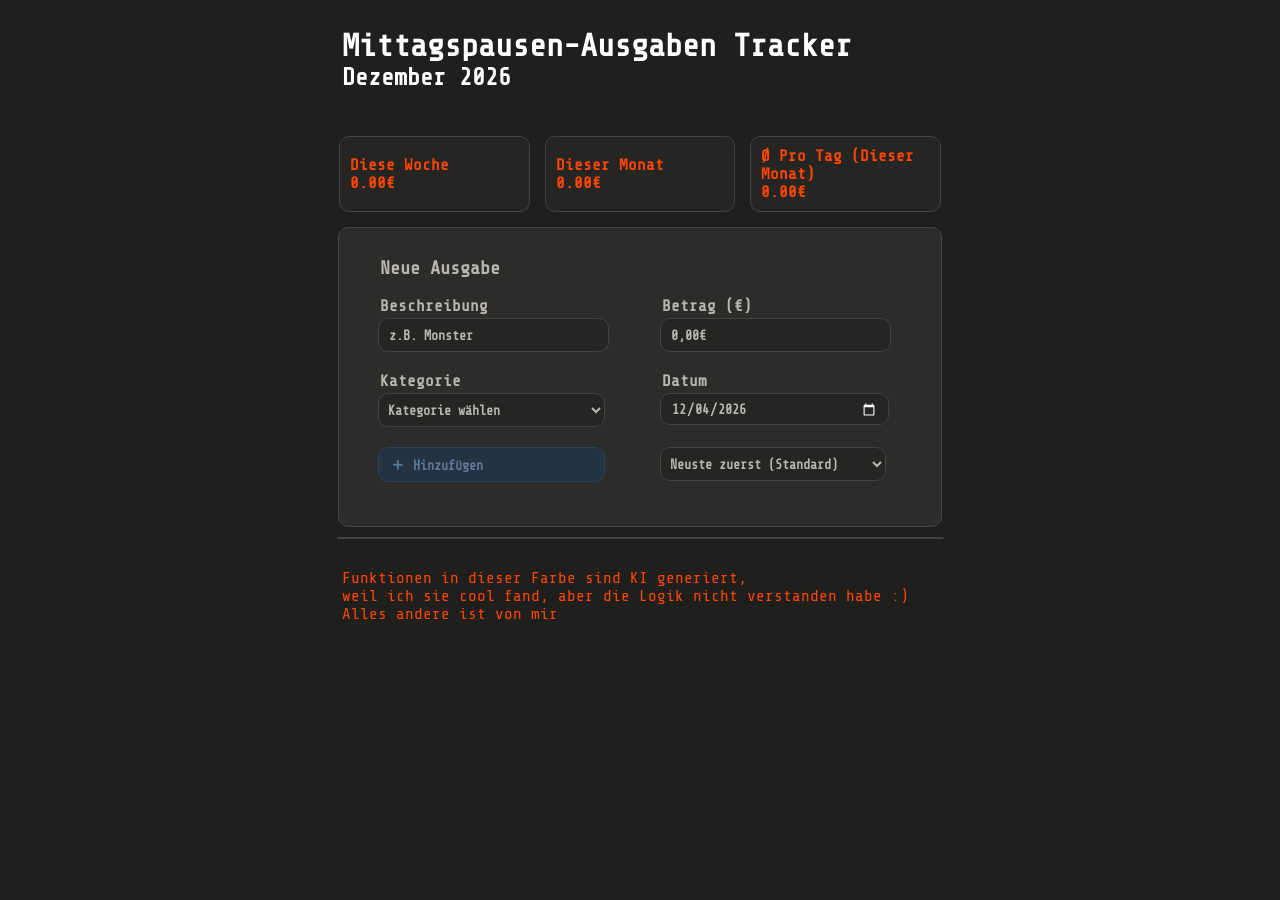
<file: Index.html>
<!DOCTYPE html>
<html>
   
    <head>
        <link href="style_dashboard.css" rel="stylesheet">
        <link rel="preconnect" href="https://fonts.googleapis.com">
        <link rel="preconnect" href="https://fonts.gstatic.com" crossorigin>
        <link href="https://fonts.googleapis.com/css2?family=Share+Tech+Mono&display=swap" rel="stylesheet">
    </head>
    <body class="titlebar">
            <h1>Mittagspausen-Ausgaben Tracker</h1>
            <h2 id="month-h2"><em>Aktueller Monat</em></h2>
    </body>
    <body click>
        <table class="spended">
            <thead>
             <tr>
                <th scope='col' id="weekly-th" class="ki"><a href="./Expenseviewer.html">Diese Woche</a><br></th>
                <th scope='col' id="monthly-th" class="ki">Dieser Monat<br></th>
                <th scope="col" id="average-th" class="ki">Ø Pro Tag (Dieser Monat)<br></th>
            </tr>
        </thead>
        </table>

        <div class="newExpense">
            <form id="expense-form">
                    <h3 id="form-header">Neue Ausgabe</h3>
                    <div class="form-row">
                        <div class="input-group">
                            <label for="description">Beschreibung</label>
                            <input id="description" name="description" type="text" maxlength="30" placeholder="z.B. Monster">
                        </div>
                        <div class="input-group">
                            <label for="total">Betrag (€)</label>
                            <input id="total" name="total" type="text" placeholder="0,00€">
                        </div>
                    </div>
                    <div class="form-row">
                        <div class="input-group">
                            <label for="category">Kategorie</label>
                            <select id="category">
                                <option value="" disabled selected>Kategorie wählen</option>
                                <option value="edeka">EDEKA</option>
                                <option value="trinkgut">Trinkgut</option>
                                <option value="mcdonalds">MC Donalds</option>
                                <option value="other">Andere</option>
                            </select>
                        </div>
                        <div class="input-group">
                            <label for="date">Datum</label>
                            <input id="date" name="date" type="date">
                        </div>
                        
                        <div class="add-button">
                            <button id="add-expense" disabled><span style="font-size: 17px;">＋</span> Hinzufügen</button>
                        </div>
                        <div class="sort">
                            <select id="sort-select">
                                <option value="date-new">Neuste zuerst (Standard)</option>
                                <option value="date-old">Älteste zuerst</option>
                                <option value="total-low">Niedriegste zuerst</option>
                                <option value="total-high">Höchste zuerst</option>
                            </select>
                        </div>
                    </div>
            </form>
        </div>

        <div id="entryList-container" class="EntryList-Container">
           <h3 id="entry-header">Einträge</h3> 
                <div class="entries">
                    <img class="icons" src="./media/restaurant_icon.png">
                        <div class="entry-info">
                            <p class="entry-name">Döner</p>
                            <p class="entry-meta">12.05.2026 - Restaurant</p>
                        </div>    
                        
                        <div class="entry-actions">
                        <p class="entry-price">6,50€</p>
                        <button class="edit-button">
                        <img class="action-icons" src="./media/edit_icon.png">
                        </button>
                        <button class="delete-button">
                        <img class="action-icons" src="./media/delete_icon.png">
                        </button>
                    </div>
                </div>
                <div class="entries">
                    <img class="icons" src="./media/edeka.png">
                        <div class="entry-info">
                            <p class="entry-name">Einkauf bei EDEKA</p>
                            <p class="entry-meta">12.05.2026 - EDEKA</p>
                        </div>    
                        
                        <div class="entry-actions">
                        <p class="entry-price">17,68€</p>
                        <img class="action-icons" src="./media/edit_icon.png">
                        <img class="action-icons" src="./media/delete_icon.png">
                        </div>
                </div>
                <div class="entries">
                    <img class="icons" src="./media/mcdonald-s.svg">
                        <div class="entry-info">
                            <p class="entry-name">Big Mac</p>
                            <p class="entry-meta">12.05.2026 - McDonald's</p>
                        </div>    
                        
                        <div class="entry-actions">
                        <p class="entry-price">4,99€</p>
                        <img class="action-icons" src="./media/edit_icon.png">
                        <img class="action-icons" src="./media/delete_icon.png">
                        </div>
                </div>


        </div>
    
    <p class="disclaimer">Funktionen in dieser Farbe sind KI generiert,<br> weil ich sie cool fand, aber die Logik nicht verstanden habe :)<br>Alles andere ist von mir</p>
    
        </div>
        
        <script src="script.js"></script>  
    </body>













</html>
</file>
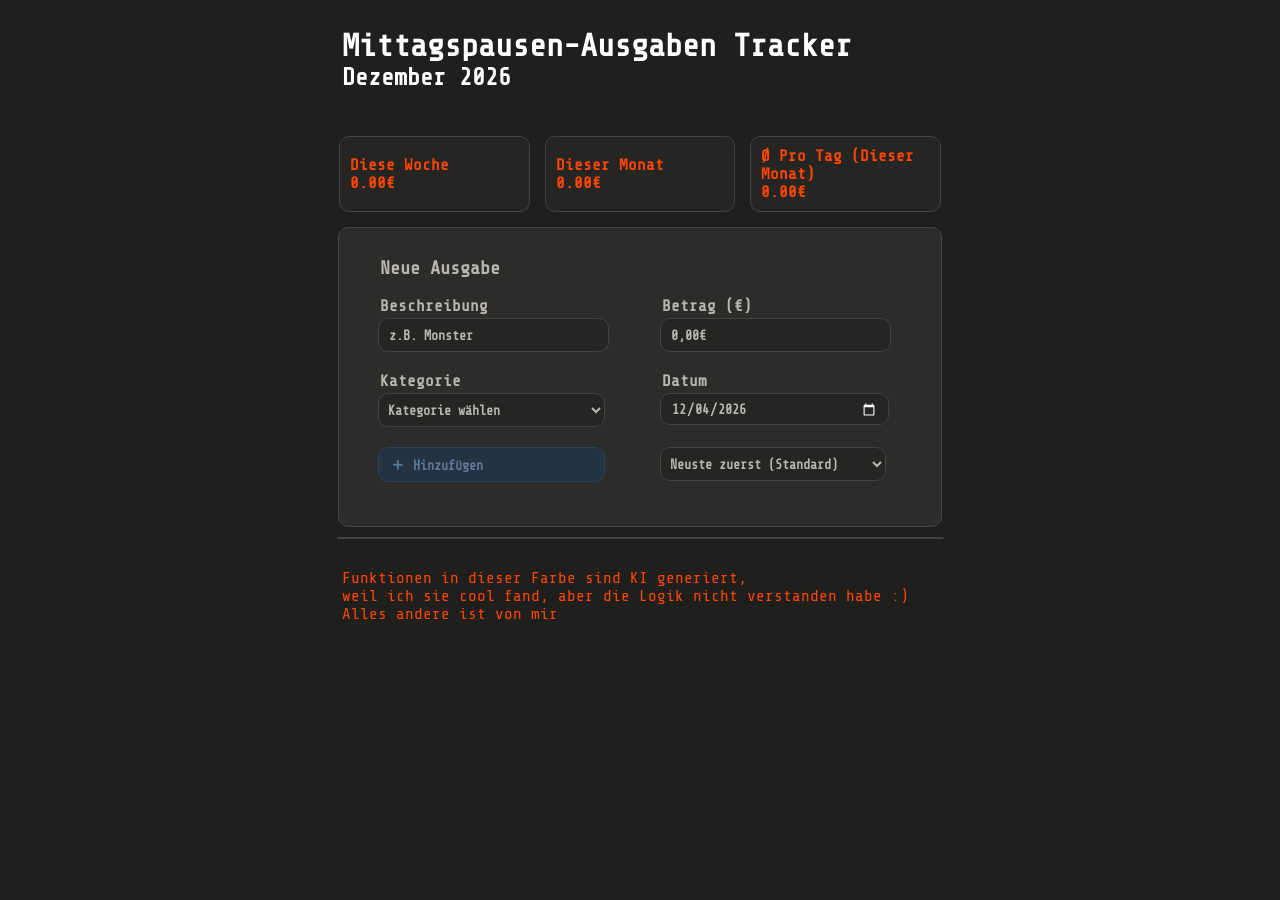
<file: index.html>
<!DOCTYPE html>
<html>
   
    <head>
        <link href="style_dashboard.css" rel="stylesheet">
        <link rel="preconnect" href="https://fonts.googleapis.com">
        <link rel="preconnect" href="https://fonts.gstatic.com" crossorigin>
        <link href="https://fonts.googleapis.com/css2?family=Share+Tech+Mono&display=swap" rel="stylesheet">
    </head>
    <body class="titlebar">
            <h1>Mittagspausen-Ausgaben Tracker</h1>
            <h2 id="month-h2"><em>Aktueller Monat</em></h2>
    </body>
    <body click>
        <table class="spended">
            <thead>
             <tr>
                <th scope='col' id="weekly-th" class="ki"><a href="./Expenseviewer.html">Diese Woche</a><br></th>
                <th scope='col' id="monthly-th" class="ki">Dieser Monat<br></th>
                <th scope="col" id="average-th" class="ki">Ø Pro Tag (Dieser Monat)<br></th>
            </tr>
        </thead>
        </table>

        <div class="newExpense">
            <form id="expense-form">
                    <h3 id="form-header">Neue Ausgabe</h3>
                    <div class="form-row">
                        <div class="input-group">
                            <label for="description">Beschreibung</label>
                            <input id="description" name="description" type="text" maxlength="30" placeholder="z.B. Monster">
                        </div>
                        <div class="input-group">
                            <label for="total">Betrag (€)</label>
                            <input id="total" name="total" type="text" placeholder="0,00€">
                        </div>
                    </div>
                    <div class="form-row">
                        <div class="input-group">
                            <label for="category">Kategorie</label>
                            <select id="category">
                                <option value="" disabled selected>Kategorie wählen</option>
                                <option value="edeka">EDEKA</option>
                                <option value="trinkgut">Trinkgut</option>
                                <option value="mcdonalds">MC Donalds</option>
                                <option value="other">Andere</option>
                            </select>
                        </div>
                        <div class="input-group">
                            <label for="date">Datum</label>
                            <input id="date" name="date" type="date">
                        </div>
                        
                        <div class="add-button">
                            <button id="add-expense" disabled><span style="font-size: 17px;">＋</span> Hinzufügen</button>
                        </div>
                        <div class="sort">
                            <select id="sort-select">
                                <option value="date-new">Neuste zuerst (Standard)</option>
                                <option value="date-old">Älteste zuerst</option>
                                <option value="total-low">Niedriegste zuerst</option>
                                <option value="total-high">Höchste zuerst</option>
                            </select>
                        </div>
                    </div>
            </form>
        </div>

        <div id="entryList-container" class="EntryList-Container">
           <h3 id="entry-header">Einträge</h3> 
                <div class="entries">
                    <img class="icons" src="./media/restaurant_icon.png">
                        <div class="entry-info">
                            <p class="entry-name">Döner</p>
                            <p class="entry-meta">12.05.2026 - Restaurant</p>
                        </div>    
                        
                        <div class="entry-actions">
                        <p class="entry-price">6,50€</p>
                        <button class="edit-button">
                        <img class="action-icons" src="./media/edit_icon.png">
                        </button>
                        <button class="delete-button">
                        <img class="action-icons" src="./media/delete_icon.png">
                        </button>
                    </div>
                </div>
                <div class="entries">
                    <img class="icons" src="./media/edeka.png">
                        <div class="entry-info">
                            <p class="entry-name">Einkauf bei EDEKA</p>
                            <p class="entry-meta">12.05.2026 - EDEKA</p>
                        </div>    
                        
                        <div class="entry-actions">
                        <p class="entry-price">17,68€</p>
                        <img class="action-icons" src="./media/edit_icon.png">
                        <img class="action-icons" src="./media/delete_icon.png">
                        </div>
                </div>
                <div class="entries">
                    <img class="icons" src="./media/mcdonald-s.svg">
                        <div class="entry-info">
                            <p class="entry-name">Big Mac</p>
                            <p class="entry-meta">12.05.2026 - McDonald's</p>
                        </div>    
                        
                        <div class="entry-actions">
                        <p class="entry-price">4,99€</p>
                        <img class="action-icons" src="./media/edit_icon.png">
                        <img class="action-icons" src="./media/delete_icon.png">
                        </div>
                </div>


        </div>
    
    <p class="disclaimer">Funktionen in dieser Farbe sind KI generiert,<br> weil ich sie cool fand, aber die Logik nicht verstanden habe :)<br>Alles andere ist von mir</p>
    
        </div>
        
        <script src="script.js"></script>  
    </body>













</html>
</file>
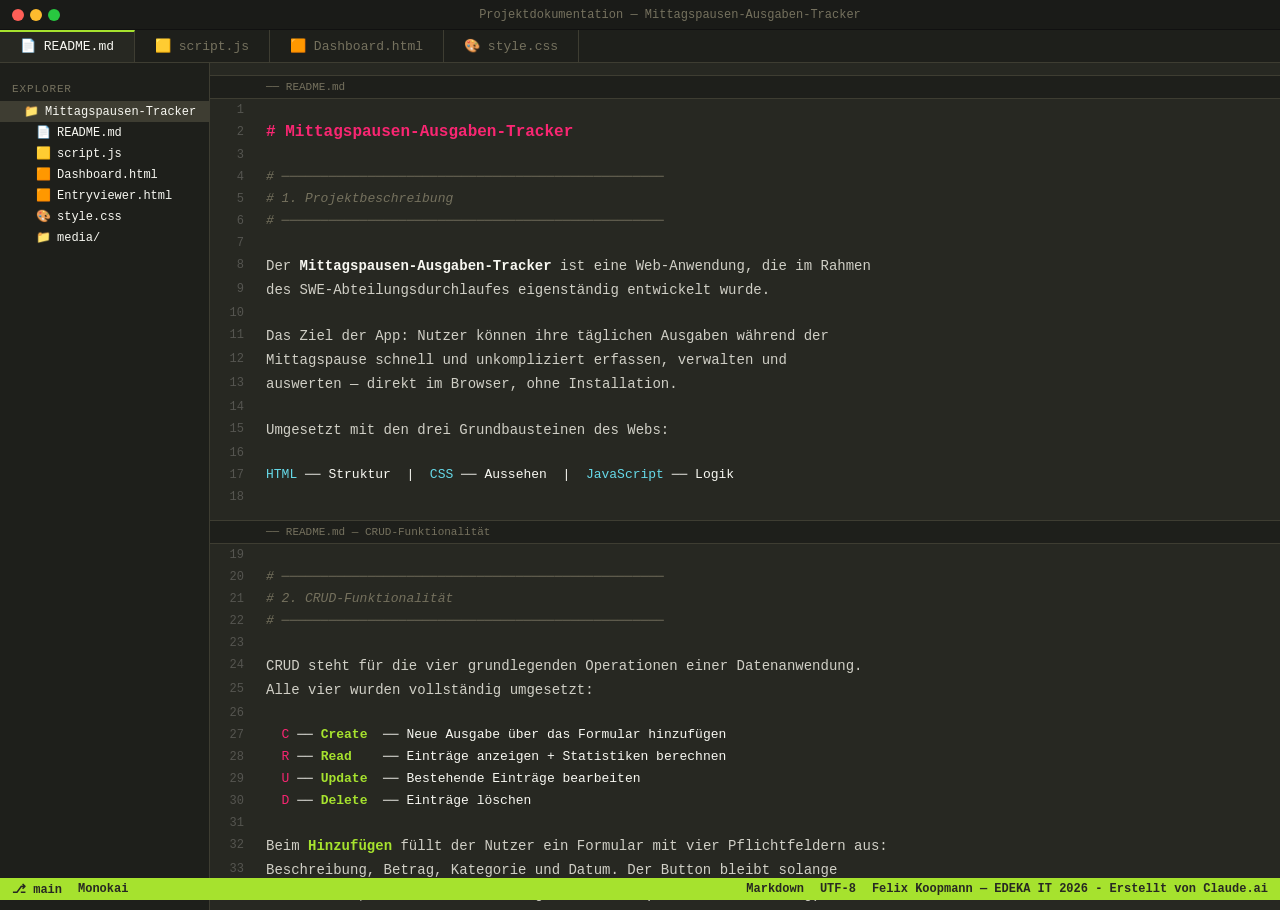
<file: Projektdokumentation_IDE.html>
<!DOCTYPE html>
<html lang="de">
<head>
<meta charset="UTF-8">
<meta name="viewport" content="width=device-width, initial-scale=1.0">
<title>Projektdokumentation – Mittagspausen-Tracker</title>
<style>
  /* ── Monokai Colors ── */
  :root {
    --bg:        #272822;
    --bg-sidebar:#1e1f1b;
    --bg-tab:    #1e1f1b;
    --bg-active: #272822;
    --border:    #3e3d32;
    --text:      #f8f8f2;
    --text-dim:  #555550;
    --text-muted:#75715e;
    --yellow:    #e6db74;
    --orange:    #fd971f;
    --pink:      #f92672;
    --green:     #a6e22e;
    --blue:      #66d9e8;
    --purple:    #ae81ff;
    --white:     #f8f8f2;
    --ln-width:  48px;
  }

  * { box-sizing: border-box; margin: 0; padding: 0; }

  body {
    background: var(--bg);
    color: var(--text);
    font-family: 'Consolas', monospace;
    font-size: 14px;
    min-height: 100vh;
  }

  /* Title Bar */
  .titlebar {
    background: #1a1b18;
    border-bottom: 1px solid #111;
    height: 30px;
    display: flex;
    align-items: center;
    padding: 0 12px;
    position: sticky;
    top: 0;
    z-index: 100;
  }
  .titlebar-dots { display: flex; gap: 6px; margin-right: 12px; }
  .dot { width: 12px; height: 12px; border-radius: 50%; }
  .dot.red    { background: #ff5f57; }
  .dot.yellow { background: #febc2e; }
  .dot.green  { background: #28c840; }
  .titlebar-title {
    flex: 1; text-align: center;
    font-size: 12px; color: var(--text-muted);
    font-family: 'Consolas', monospace;
  }

  /* Tab Bar */
  .tabbar {
    background: var(--bg-tab);
    border-bottom: 1px solid var(--border);
    display: flex;
    position: sticky; top: 30px; z-index: 99;
  }
  .tab {
    padding: 8px 20px; font-size: 13px;
    font-family: 'Consolas', monospace;
    color: var(--text-muted);
    border-right: 1px solid var(--border);
    display: flex; align-items: center; gap: 7px;
  }
  .tab.active {
    background: var(--bg-active);
    color: var(--text);
    border-top: 2px solid #a6e22e;
    padding-top: 6px;
  }

  /* Layout */
  .layout { display: flex; min-height: calc(100vh - 52px); overflow: hidden; }

  /* Sidebar */
  .sidebar {
    width: 210px; background: var(--bg-sidebar);
    border-right: 1px solid var(--border);
    flex-shrink: 0; padding-top: 8px;
    font-family: 'Consolas', monospace;
    position: sticky;
    top: 52px;
    height: calc(100vh - 52px);
    overflow-y: auto;
  }
  
  .sidebar-section {
    color: var(--text-muted); font-size: 11px;
    text-transform: uppercase; letter-spacing: 0.08em;
    padding: 4px 12px 6px; margin-top: 8px;
  }
  .sidebar-item {
    padding: 3px 12px 3px 24px; color: var(--text);
    display: flex; align-items: center; gap: 6px; font-size: 12px;
  }
  .sidebar-item:hover { background: rgba(255,255,255,0.05); }
  .sidebar-item.active { background: #3e3d32; }
  .sidebar-item .ic { color: var(--text-muted); }

  /* Editor */
  .editor { flex: 1; overflow-x: auto; overflow-y: auto; height: calc(100vh - 52px); padding-bottom: 32px; }

  /* File header */
  .file-header {
    background: #1e1f1b;
    border-top: 1px solid var(--border);
    border-bottom: 1px solid var(--border);
    padding: 5px var(--ln-width) 5px calc(var(--ln-width) + 8px);
    font-family: 'Consolas', monospace;
    font-size: 11px; color: var(--text-muted);
    margin-top: 12px;
    display: flex; align-items: center; gap: 8px;
  }

  /* Lines */
  .line {
    display: flex; min-height: 22px; line-height: 22px;
    font-family: 'Consolas', monospace; font-size: 13px;
  }
  .line:hover { background: rgba(255,255,255,0.025); }
  .ln {
    width: var(--ln-width); min-width: var(--ln-width);
    text-align: right; padding-right: 14px;
    color: var(--text-dim); user-select: none; font-size: 12px; flex-shrink: 0;
  }
  .line:hover .ln { color: var(--text-muted); }
  .lc { padding: 0 24px 0 8px; flex: 1; white-space: pre-wrap; word-break: break-word; }

  /* Prose lines (non-code, readable text) */
  .prose {
    font-family: 'Consolas', monospace;
    font-size: 14px;
    line-height: 24px;
    color: #d0cfc6;
    padding: 0 24px 0 8px;
    flex: 1;
    white-space: pre-wrap;
    word-break: break-word;
  }
  .prose.indent { padding-left: 28px; }

  /* Monokai syntax */
  .kw   { color: #f92672; }
  .fn   { color: #a6e22e; }
  .str  { color: #e6db74; }
  .cm   { color: #75715e; font-style: italic; }
  .vr   { color: #f8f8f2; }
  .nm   { color: #ae81ff; }
  .tp   { color: #66d9e8; }
  .pr   { color: #a6e22e; }
  .op   { color: #f8f8f2; }
  .w    { color: #f8f8f2; }

  /* Prose markup */
  .hl   { color: #a6e22e; font-weight: 600; }
  .cd   { font-family: 'Consolas', monospace; font-size: 12px;
          background: #3e3d32; padding: 1px 5px; border-radius: 3px; color: #e6db74; }
  .hd1  { color: #f92672; font-size: 16px; font-weight: 700; font-family: 'Consolas', monospace; }
  .hd2  { color: #66d9e8; font-size: 14px; font-weight: 600; font-family: 'Consolas', monospace; }
  .hd3  { color: #a6e22e; font-size: 13px; font-weight: 600; font-family: 'Consolas', monospace; }

  /* Status bar */
  .statusbar {
    position: fixed; bottom: 0; left: 0; right: 0;
    background: #a6e22e; height: 22px;
    display: flex; align-items: center; padding: 0 12px; gap: 16px;
    font-family: 'Consolas', monospace; font-size: 12px; color: #272822;
    z-index: 200; font-weight: 600;
  }
  .statusbar-right { margin-left: auto; display: flex; gap: 16px; }

  ::-webkit-scrollbar { width: 8px; height: 8px; }
  ::-webkit-scrollbar-track { background: var(--bg); }
  ::-webkit-scrollbar-thumb { background: #3e3d32; border-radius: 4px; }
</style>
</head>
<body>

<div class="titlebar">
  <div class="titlebar-dots">
    <div class="dot red"></div>
    <div class="dot yellow"></div>
    <div class="dot green"></div>
  </div>
  <div class="titlebar-title">Projektdokumentation — Mittagspausen-Ausgaben-Tracker</div>
</div>

<div class="tabbar">
  <div class="tab active">📄 README.md</div>
  <div class="tab">🟨 script.js</div>
  <div class="tab">🟧 Dashboard.html</div>
  <div class="tab">🎨 style.css</div>
</div>

<div class="layout">

  <div class="sidebar">
    <div class="sidebar-section">Explorer</div>
    <div class="sidebar-item active"><span class="ic">📁</span> Mittagspausen-Tracker</div>
    <div class="sidebar-item" style="padding-left:36px"><span class="ic">📄</span> README.md</div>
    <div class="sidebar-item" style="padding-left:36px"><span class="ic">🟨</span> script.js</div>
    <div class="sidebar-item" style="padding-left:36px"><span class="ic">🟧</span> Dashboard.html</div>
    <div class="sidebar-item" style="padding-left:36px"><span class="ic">🟧</span> Entryviewer.html</div>
    <div class="sidebar-item" style="padding-left:36px"><span class="ic">🎨</span> style.css</div>
    <div class="sidebar-item" style="padding-left:36px"><span class="ic">📁</span> media/</div>
  </div>

  <div class="editor" id="editor"></div>
</div>

<div class="statusbar">
  <span>⎇ main</span>
  <span>Monokai</span>
  <div class="statusbar-right">
    <span>Markdown</span>
    <span>UTF-8</span>
    <span>Felix Koopmann — EDEKA IT 2026 - Erstellt von Claude.ai</span>
  </div>
</div>

<script>
let lineNum = 0;
const ln = () => ++lineNum;

function L(...spans) {
  return `<div class="line"><span class="ln">${ln()}</span><span class="lc">${spans.join('')}</span></div>`;
}
function P(text, indent) {
  lineNum++;
  return `<div class="line"><span class="ln">${lineNum}</span><span class="prose${indent?' indent':''}">${text}</span></div>`;
}
function B() {
  lineNum++;
  return `<div class="line"><span class="ln">${lineNum}</span><span class="lc"></span></div>`;
}
function FH(name) {
  return `<div class="file-header">── ${name}</div>`;
}

const kw  = t => `<span class="kw">${t}</span>`;
const fn  = t => `<span class="fn">${t}</span>`;
const str = t => `<span class="str">${t}</span>`;
const cm  = t => `<span class="cm">${t}</span>`;
const vr  = t => `<span class="vr">${t}</span>`;
const nm  = t => `<span class="nm">${t}</span>`;
const tp  = t => `<span class="tp">${t}</span>`;
const pr  = t => `<span class="pr">${t}</span>`;
const w   = t => `<span class="w">${t}</span>`;
const hl  = t => `<span class="hl">${t}</span>`;
const cd  = t => `<span class="cd">${t}</span>`;
const hd1 = t => `<span class="hd1">${t}</span>`;
const hd2 = t => `<span class="hd2">${t}</span>`;
const hd3 = t => `<span class="hd3">${t}</span>`;

document.getElementById('editor').innerHTML = [

  // ═══════════════════════════════
  // 1. Projektbeschreibung
  // ═══════════════════════════════
  FH('README.md'),
  B(),
  L(hd1('# Mittagspausen-Ausgaben-Tracker')),
  B(),
  L(cm('# ─────────────────────────────────────────────────')),
  L(cm('# 1. Projektbeschreibung')),
  L(cm('# ─────────────────────────────────────────────────')),
  B(),
  P('Der <strong style="color:#f8f8f2">Mittagspausen-Ausgaben-Tracker</strong> ist eine Web-Anwendung, die im Rahmen'),
  P('des SWE-Abteilungsdurchlaufes eigenständig entwickelt wurde.'),
  B(),
  P('Das Ziel der App: Nutzer können ihre täglichen Ausgaben während der'),
  P('Mittagspause schnell und unkompliziert erfassen, verwalten und'),
  P('auswerten — direkt im Browser, ohne Installation.'),
  B(),
  P('Umgesetzt mit den drei Grundbausteinen des Webs:'),
  B(),
  L(tp('HTML'), w(' ── Struktur  |  '), tp('CSS'), w(' ── Aussehen  |  '), tp('JavaScript'), w(' ── Logik')),
  B(),

  // ═══════════════════════════════
  // 2. CRUD
  // ═══════════════════════════════
  FH('README.md — CRUD-Funktionalität'),
  B(),
  L(cm('# ─────────────────────────────────────────────────')),
  L(cm('# 2. CRUD-Funktionalität')),
  L(cm('# ─────────────────────────────────────────────────')),
  B(),
  P('CRUD steht für die vier grundlegenden Operationen einer Datenanwendung.'),
  P('Alle vier wurden vollständig umgesetzt:'),
  B(),
  L(w('  '), kw('C'), w(' ── '), hl('Create'), w('  ── Neue Ausgabe über das Formular hinzufügen')),
  L(w('  '), kw('R'), w(' ── '), hl('Read'), w('    ── Einträge anzeigen + Statistiken berechnen')),
  L(w('  '), kw('U'), w(' ── '), hl('Update'), w('  ── Bestehende Einträge bearbeiten')),
  L(w('  '), kw('D'), w(' ── '), hl('Delete'), w('  ── Einträge löschen')),
  B(),
  P('Beim <strong style="color:#a6e22e">Hinzufügen</strong> füllt der Nutzer ein Formular mit vier Pflichtfeldern aus:'),
  P('Beschreibung, Betrag, Kategorie und Datum. Der Button bleibt solange'),
  P('deaktiviert, bis alle Felder ausgefüllt sind (Formularvalidierung).'),
  B(),
  P('Beim <strong style="color:#a6e22e">Bearbeiten</strong> werden die Werte des gewählten Eintrags automatisch'),
  P('in das Formular geladen. Der Nutzer ändert, was er möchte, und'),
  P('speichert mit einem Klick.'),
  B(),

  // ═══════════════════════════════
  // 3. Datenstruktur
  // ═══════════════════════════════
  FH('script.js — Datenstruktur'),
  B(),
  L(cm('# ─────────────────────────────────────────────────')),
  L(cm('# 3. Wie werden Daten gespeichert?')),
  L(cm('# ─────────────────────────────────────────────────')),
  B(),
  P('Jede Ausgabe wird als JavaScript-Objekt gespeichert — vergleichbar'),
  P('mit einer Zeile in einer Tabelle. So sieht ein Eintrag aus:'),
  B(),
  L(cm('// Beispiel-Objekt für eine Ausgabe:')),
  L(kw('const'), w(' ausgabe = {')),
  L(w('  '), pr('id'),       w(': '), nm('1780039612253'), w(','), cm('  // Eindeutige ID (Zeitstempel)')),
  L(w('  '), pr('title'),    w(': '), str('"Monster Energy"'), w(','), cm(' // Beschreibung')),
  L(w('  '), pr('total'),    w(': '), nm('2.50'), w(','), cm('          // Betrag in Euro')),
  L(w('  '), pr('category'), w(': '), str('"edeka"'), w(','), cm('        // Kategorie')),
  L(w('  '), pr('date'),     w(': '), str('"2026-06-01"'), w(','), cm('    // Datum der Ausgabe')),
  L(w('};')),
  B(),
  P('Alle Einträge werden in einem Array namens ' + cd('items[]') + ' gesammelt'),
  P('und im ' + cd('localStorage') + ' des Browsers gespeichert. Das bedeutet:'),
  P('die Daten bleiben auch nach dem Schließen des Browsers erhalten —'),
  P('ganz ohne Server oder Datenbank.'),
  B(),
  L(cm('// Speichern:')),
  L(fn('localStorage'), w('.'), fn('setItem'), w('('), str('"items"'), w(', '), fn('JSON'), w('.'), fn('stringify'), w('(items));')),
  B(),
  L(cm('// Laden:')),
  L(kw('let'), w(' items = '), fn('JSON'), w('.'), fn('parse'), w('('), fn('localStorage'), w('.'), fn('getItem'), w('('), str('"items"'), w(')) || [];')),
  B(),

  // ═══════════════════════════════
  // 4. Funktionen
  // ═══════════════════════════════
  FH('script.js — Hauptfunktionen'),
  B(),
  L(cm('# ─────────────────────────────────────────────────')),
  L(cm('# 4. Die wichtigsten Funktionen')),
  L(cm('# ─────────────────────────────────────────────────')),
  B(),
  L(hd2('buildEntries()')),
  B(),
  P('Diese Funktion ist das Herzstück der Anwendung. Sie ist dafür'),
  P('zuständig, die gespeicherten Daten sichtbar zu machen.'),
  B(),
  P('Ablauf in Kurzform:'),
  B(),
  L(w('  '), nm('1.'), w(' Liste im Browser leeren')),
  L(w('  '), nm('2.'), w(' Einträge nach dem gewählten Kriterium sortieren')),
  L(w('  '), nm('3.'), w(' Für jeden Eintrag ein passendes Icon auswählen:')),
  B(),
  L(w('     '), kw('switch'), w(' ('), vr('kategorie'), w(') {')),
  L(w('       '), kw('case'), w(' '), str('"edeka"'),    w(':   iconPath = '), str('"edeka.png"'), w('; '), kw('break'), w(';')),
  L(w('       '), kw('case'), w(' '), str('"mcdonalds"'), w(': iconPath = '), str('"mcdonalds.svg"'), w('; '), kw('break'), w(';')),
  L(w('       '), kw('case'), w(' '), str('"trinkgut"'), w(':  iconPath = '), str('"trinkgut.png"'), w('; '), kw('break'), w(';')),
  L(w('     }')),
  B(),
  L(w('  '), nm('4.'), w(' Eintrag als HTML-Baustein in die Liste einfügen')),
  L(w('  '), nm('5.'), w(' Bearbeiten- und Löschen-Buttons mit Logik verknüpfen')),
  B(),
  P('Jedes Mal wenn sich die Daten ändern — beim Hinzufügen, Bearbeiten'),
  P('oder Löschen — wird diese Funktion erneut aufgerufen, sodass die'),
  P('Anzeige immer aktuell ist.'),
  B(),
  L(hd2('updateStats()')),
  B(),
  P('Berechnet automatisch drei Kennzahlen aus den gespeicherten Daten'),
  P('und zeigt sie in den Statistik-Kacheln oben an:'),
  B(),
  L(w('  '), tp('Diese Woche'), w('  ── Summe aller Ausgaben seit Montag')),
  L(w('  '), tp('Dieser Monat'), w(' ── Summe aller Ausgaben im aktuellen Monat')),
  L(w('  '), tp('Ø Pro Tag'), w('    ── Monatssumme ÷ Anzahl der Einträge im Monat')),
  B(),
  P('Für den Wochenvergleich wird das Datum jedes Eintrags mit dem'),
  P('heutigen Datum verglichen. Liegt es zwischen dem letzten Montag'),
  P('und heute, zählt es zur aktuellen Woche.'),
  B(),
  L(hd2('checkForm()')),
  B(),
  P('Eine kleine aber wichtige Hilfsfunktion: Sie prüft nach jeder'),
  P('Eingabe, ob alle vier Felder ausgefüllt sind. Ist ein Feld leer,'),
  P('bleibt der Hinzufügen-Button deaktiviert. So können keine'),
  P('unvollständigen Einträge gespeichert werden.'),
  B(),

  // ═══════════════════════════════
  // 5. Bearbeitungsmodus
  // ═══════════════════════════════
  FH('script.js — Bearbeitungs-Modus'),
  B(),
  L(cm('# ─────────────────────────────────────────────────')),
  L(cm('# 5. Wie funktioniert der Bearbeitungs-Modus?')),
  L(cm('# ─────────────────────────────────────────────────')),
  B(),
  P('Das Bearbeiten eines Eintrags läuft über eine clevere Steuerung'),
  P('mit einer einzigen Variable: ' + cd('editingId')),
  B(),
  L(kw('let'), w(' editingId = '), nm('null'), w(';'), cm('  // null = normaler Modus')),
  B(),
  P('Im Normalzustand ist ' + cd('editingId') + ' auf ' + cd('null') + ' gesetzt.'),
  P('Der Hinzufügen-Button erstellt dann einen neuen Eintrag.'),
  B(),
  P('Klickt der Nutzer auf den Bearbeiten-Button eines Eintrags,'),
  P('passiert folgendes:'),
  B(),
  L(w('  '), nm('1.'), w(' '), vr('editingId'), w(' bekommt die '), pr('id'), w(' des angeklickten Eintrags')),
  L(w('  '), nm('2.'), w(' Die Felder werden mit den vorhandenen Werten befüllt')),
  L(w('  '), nm('3.'), w(' Der Button-Text wechselt zu "Änderung speichern"')),
  B(),
  P('Beim nächsten Klick auf den Button erkennt die App, dass'),
  P(cd('editingId') + ' nicht mehr ' + cd('null') + ' ist — und überschreibt statt'),
  P('einen neuen Eintrag zu erstellen nur die Felder des vorhandenen.'),
  B(),
  P('Nach dem Speichern wird ' + cd('editingId') + ' wieder auf ' + cd('null') + ' zurückgesetzt.'),
  B(),

  // ═══════════════════════════════
  // 6. Sortierung
  // ═══════════════════════════════
  FH('script.js — Sortierung'),
  B(),
  L(cm('# ─────────────────────────────────────────────────')),
  L(cm('# 6. Sortierung der Einträge')),
  L(cm('# ─────────────────────────────────────────────────')),
  B(),
  P('Die Einträge können nach vier Kriterien sortiert werden:'),
  B(),
  L(w('  '), str('"date-new"'),   w('  ── Neueste zuerst  (Standard)')),
  L(w('  '), str('"date-old"'),   w('  ── Älteste zuerst')),
  L(w('  '), str('"total-high"'), w(' ── Höchster Betrag zuerst')),
  L(w('  '), str('"total-low"'),  w('  ── Niedrigster Betrag zuerst')),
  B(),
  P('Wichtig: Das Original-Array ' + cd('items[]') + ' wird dabei nicht verändert.'),
  P('Stattdessen wird eine Kopie erstellt, sortiert und angezeigt.'),
  P('So bleiben die gespeicherten Daten immer in ihrer ursprünglichen'),
  P('Reihenfolge erhalten.'),
  B(),

  // ═══════════════════════════════
  // 7. Technologien & Fazit
  // ═══════════════════════════════
  FH('README.md — Technologien & Fazit'),
  B(),
  L(cm('# ─────────────────────────────────────────────────')),
  L(cm('# 7. Verwendete Technologien')),
  L(cm('# ─────────────────────────────────────────────────')),
  B(),
  L(kw('const'), w(' stack = {')),
  L(w('  '), pr('HTML'),        w(':     '), str('"Struktur und Aufbau der Seite"'), w(',')),
  L(w('  '), pr('CSS'),         w(':      '), str('"Styling, Flexbox, Grid, Dark-Mode"'), w(',')),
  L(w('  '), pr('JavaScript'),   w(':  '), str('"Gesamte Logik und DOM-Manipulation"'), w(',')),
  L(w('  '), pr('localStorage'), w(': '), str('"Datenspeicherung im Browser"'), w(',')),
  L(w('};')),
  B(),
  L(cm('# ─────────────────────────────────────────────────')),
  L(cm('# 8. Fazit')),
  L(cm('# ─────────────────────────────────────────────────')),
  B(),
  L(cm('/*')),
  L(cm('  Mit diesem Projekt wurden die Grundlagen von HTML, CSS und')),
  L(cm('  JavaScript aus dem Codecademy-Kurs in einer echten Anwendung')),
  L(cm('  umgesetzt. Die CRUD-Funktionalität wurde vollständig realisiert.')),
  L(cm('  Zusätzliche Features wie Statistiken, Sortierung und')),
  L(cm('  Formularvalidierung erweitern den ursprünglichen Rahmen.')),
  L(cm('')),
  L(cm('  Felix Koopmann — Ausbildung EDEKA IT — 2026 - Erstellt von Claude.ai')),
  L(cm('*/')),
  B(),

].join('\n');
</script>
</body>
</html>
</file>
<file: style_dashboard.css>
html {
    background-color: #1f1f1e;
    font-family: "Share Tech Mono";
}


.titlebar h1 {
    width: 50%;
    margin: 0 auto;
    padding-top: 20px;
    padding-left: 35px;
    text-align: left;
    color: #FFFFFF;
}

.titlebar h2 {
    width: 50%;
    margin: 0 auto;
    padding-left: 35px;
    text-align: left;
    color: #FFFFFF;
}

.spended {
    border-collapse: separate;
    border-spacing: 15px;
    table-layout: fixed;
    width: 50%;
    margin-top: 30px;
    margin-left: auto;
    margin-right: auto;
}


.spended th {
    text-align: left;
    padding-top: 10px;
    padding-bottom: 10px;
    padding-left: 10px;
    width: 33%;
    border: solid 1px #424240;
    border-radius: 10px;
    color: orangered;
    background-color: #252524;
}

.newExpense {
    width:calc(50% - 50px);
    margin: 0px auto;
    padding-left: 10px;
    padding-right: 10px;
    padding-bottom: 25px;
    border: solid 1px #424240;
    border-radius: 10px;
    background-color: rgba(48, 48, 46, 0.75);
    color: #b8b6ad;
}

.newExpense h3 {
    padding-top: 10px;
    padding-left: 5.25%;
    text-align: left;
}

.newExpense label {
    display: grid;
    font-weight: bold;
    padding-left: 2px;
    padding-bottom: 3px;
    width: 80%;
}

.newExpense input, .newExpense select {
    display: grid;
    margin-bottom: 10px;
}

.newExpense .input-grid {
    display: grid !important;
    grid-template-columns: 1 1 !important;
    gap: 10px !important;
}

.form-row {
    display: grid;
    grid-template-columns: 1fr 1fr;
    gap: 10px;
    margin-bottom: 10px;
    padding-left: 5%;
}

input {
    width: 80%;
    height: 30px;
    font-weight: 700;
    font-family: "Share Tech Mono";
    color: #b8b6ad;
    background-color: #252524;
    border: solid 1px #424240;
    border-radius: 10px;
    padding-left: 10px;
}

input::placeholder {
    color: #b8b6ad;
    font-family: "Share Tech Mono";
}

select {
    width: 83.5%;
    height: 34px;
    font-weight: 700;
    font-family: "Share Tech Mono";
    color: #b8b6ad;
    background-color: #252524;
    border: solid 1px #424240;
    border-radius: 10px;
    padding-left: 5px;
    
}
input[type="date"]::-webkit-calendar-picker-indicator {
    margin-right: 10px;
    filter: invert(1);
}

.add-button #add-expense {
    width: 83.5%;
    height: 35px;
    font-family: "Share Tech Mono";
    font-weight: bold;
    text-align: left;
    padding-left: 10px;
    color: #93c5fd;
    background-color: #1e3a5f;
    border: solid 1px #2d5a8e;
    border-radius: 10px;
}

.EntryList-Container {
    width: calc(50% - 125px);
    background-color: rgba(48, 48, 46, 0.75);
    margin: 10px auto;
    border: solid 1px #424240;
    border-radius: 10px;
    padding-left: 49px;
    padding-right: 49px;
}

#entry-header {
    padding-left: 10px;
    Color: #b8b6ad;
}

.entries {
    width: 100%;
    padding-left: 10px;
    gap: 10px;
    display: flex;
    flex-direction: row;
    align-items: center;
    border-bottom: solid 1px #424240;
}

img.icons {
    height: 24px;
    width: 24px;
    padding: 5px;
    background-color: #252524;
    border: solid 2px #424240;
    border-radius: 10px;
    display: flex;
    flex-direction: row;
}

p.entry-name, p.entry-meta {
   color:#b8b6ad;
   font-weight: bold;
   text-align: left;
   justify-content: left;
   padding-bottom: 0;
   margin: auto;
}



img.action-icons {
    display: flex;
    flex-direction: row;
    height: 24px;
    width: 24px;
    padding: 5px;
    background-color: #252524;
    border: solid 2px #424240;
    border-radius: 10px;
}

.entry-actions {
    display: flex;
    align-items: center;
    gap: 8px;
    color:#b8b6ad;
    font-weight: bold;
    margin-left: auto;
}

a {
    text-decoration: none;
    color: inherit;
}

.titlebar-viewer {
    width: 50%;
    margin: 0 auto;
    padding-left: 35px;
    text-align: left;
    color: #FFFFFF;
}

.edit-button {
    background-color: transparent;
    border: 0;
}

.delete-button {
    background-color: transparent;
    border: 0;
}

#add-expense:disabled {
    opacity: 0.5;
    cursor: not-allowed;
}

.ki #weeklySpend, #monthlySpend #avgSpend {
    color: orangered !important;
}

.disclaimer {
    color: orangered;
    width: 50%;
    margin: auto;
    padding-top: 20px;
    padding-left: 35px;
    text-align: left;
}
</file>
